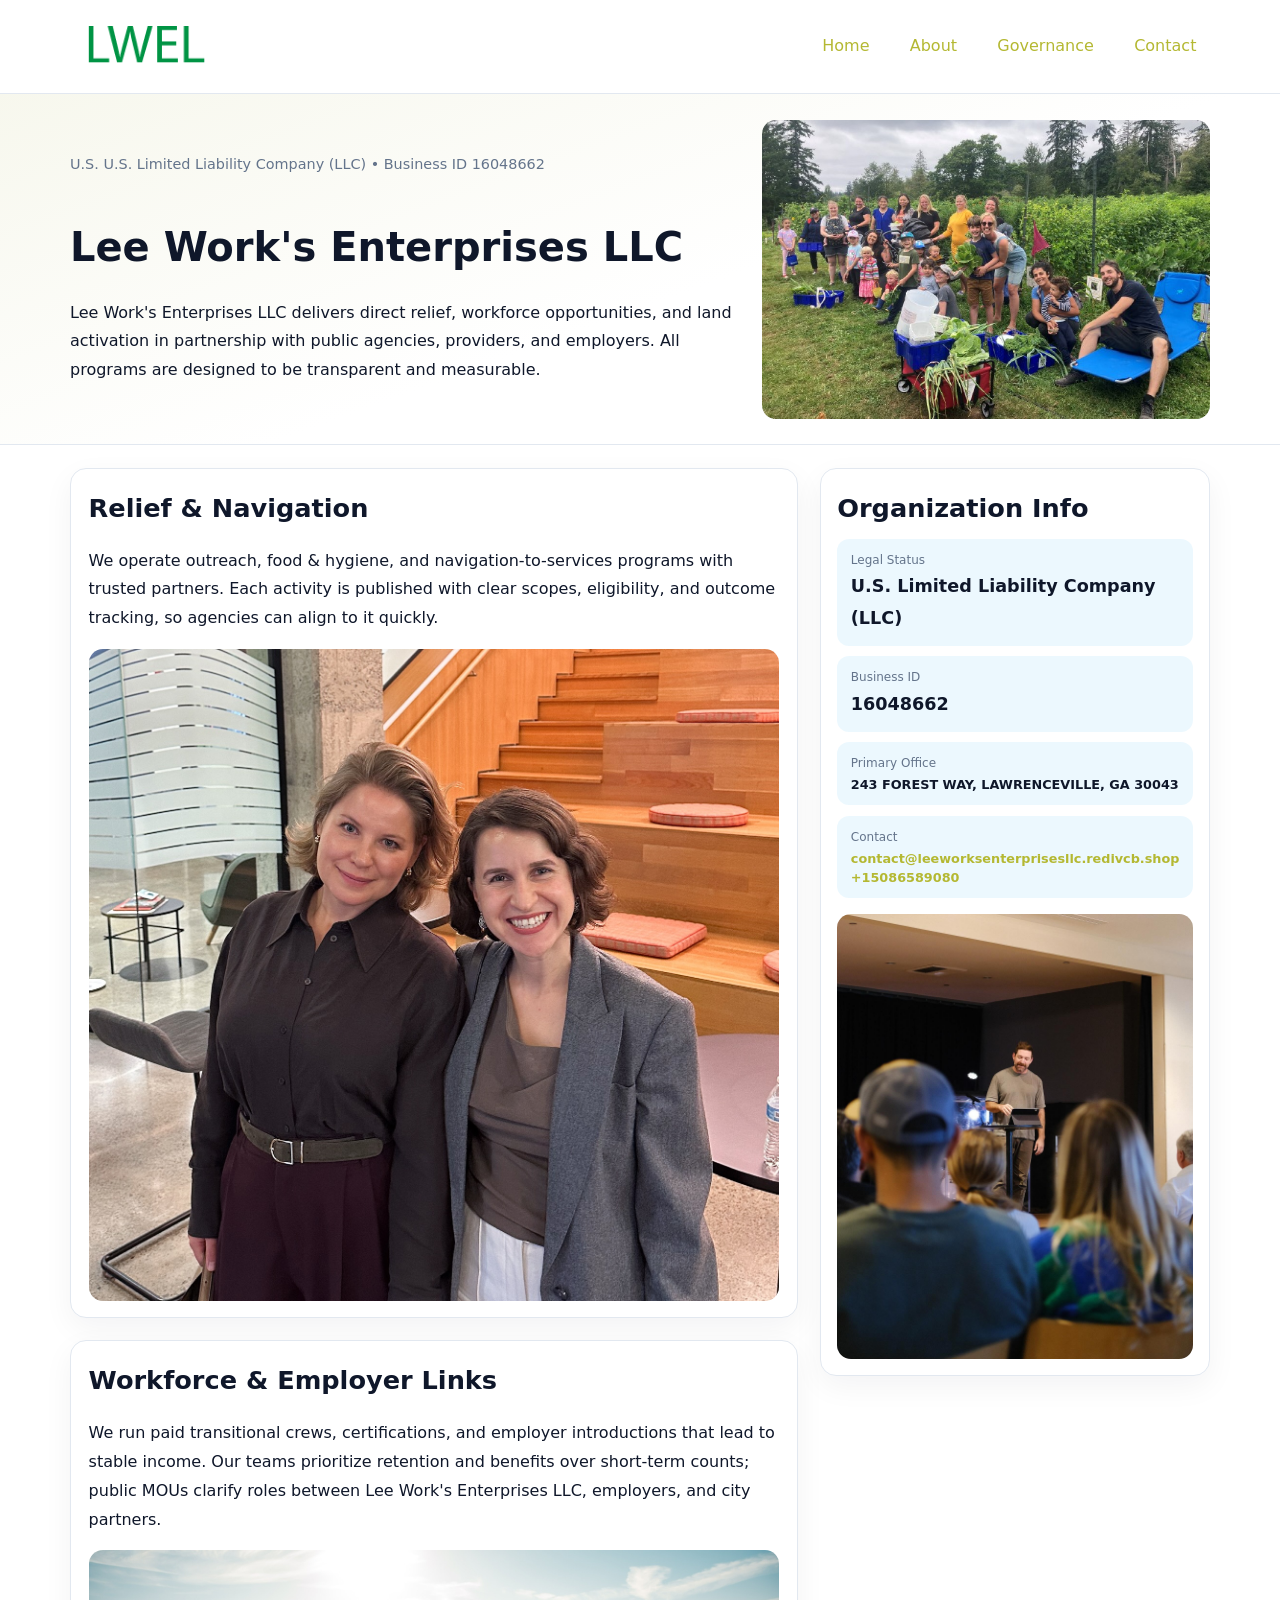
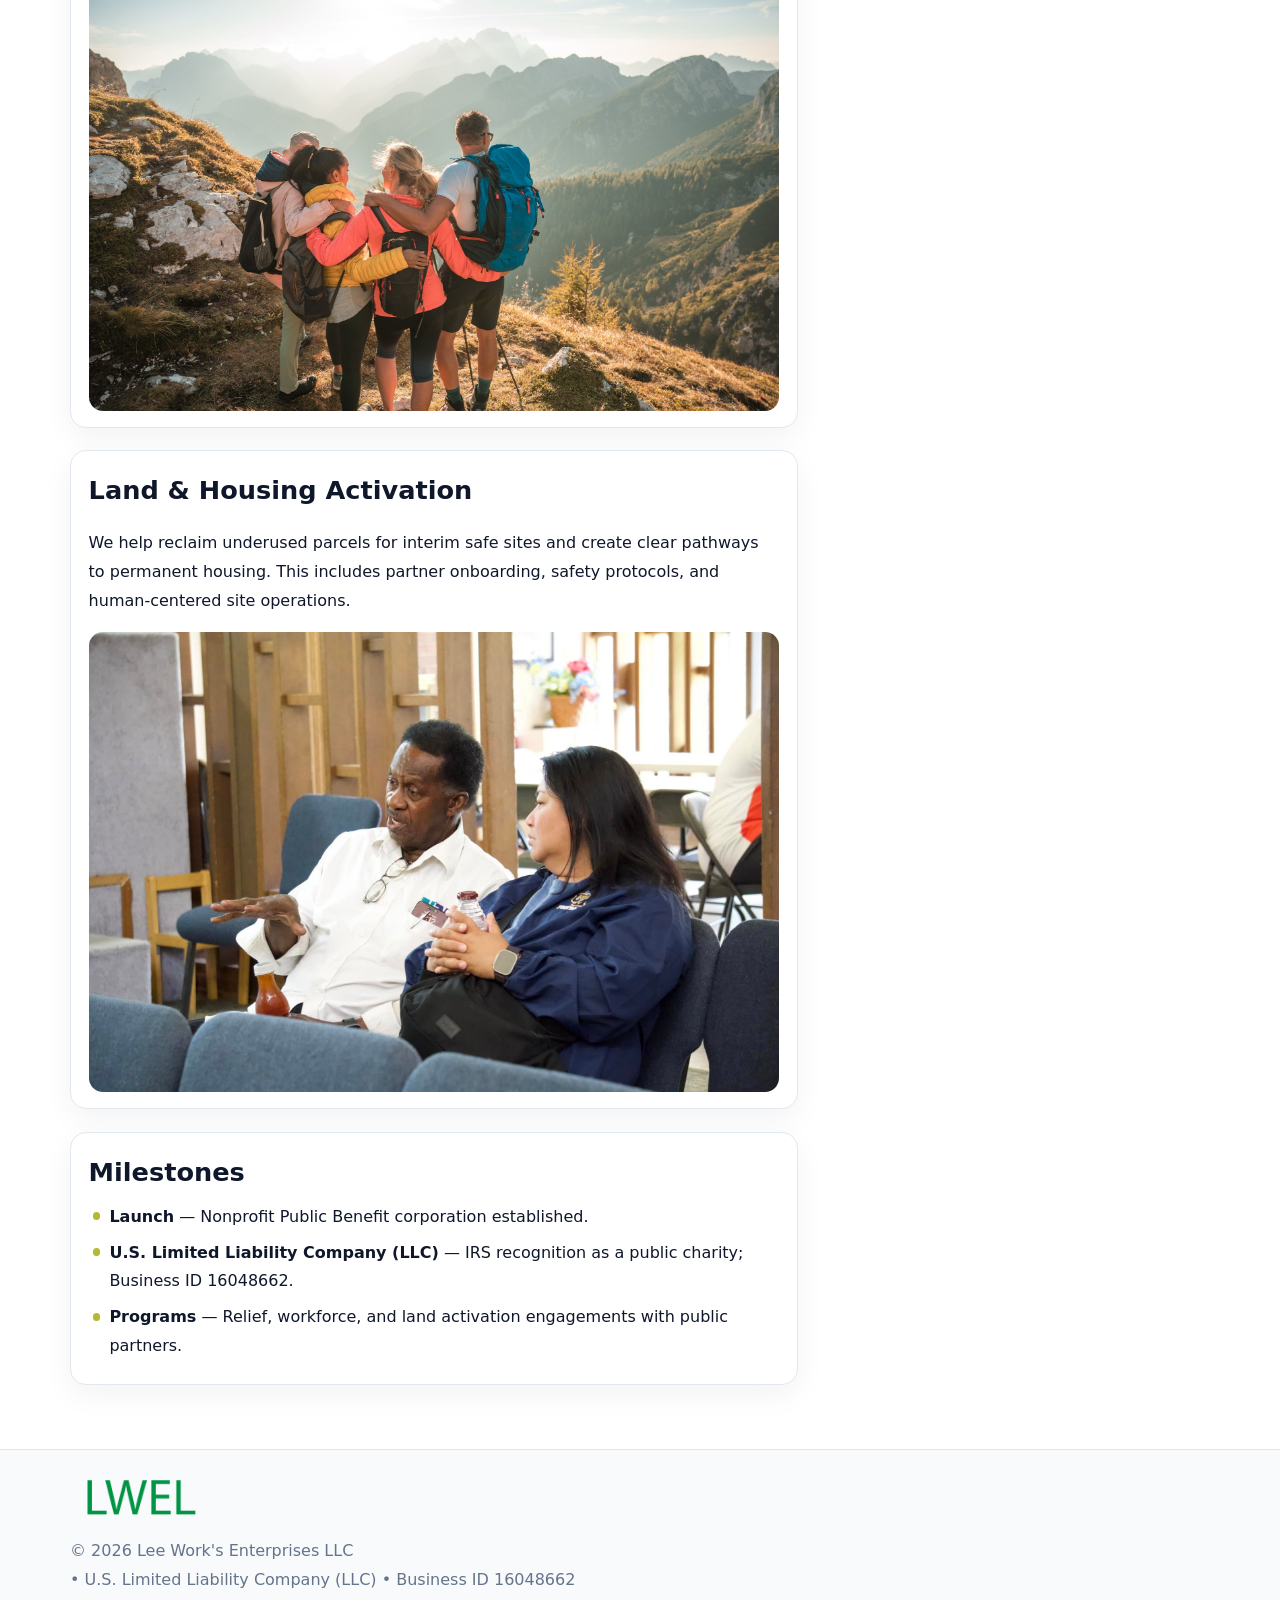
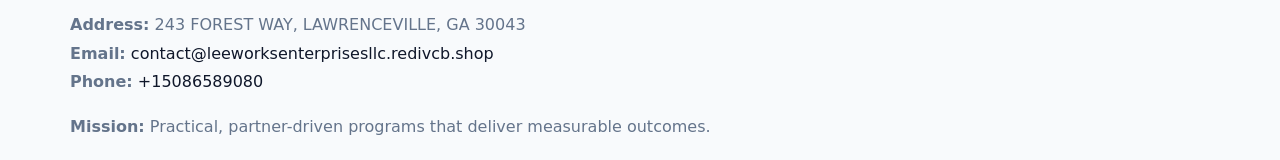
<file: index.html>
<!doctype html><html lang="en"><head>
<meta charset="utf-8">
<meta name="viewport" content="width=device-width,initial-scale=1">
<title>Lee Work's Enterprises LLC – Nonprofit • 2025</title>
<link rel="stylesheet" href="assets/styles.css">
<link rel="icon" href="images/logo.png">
<meta name="data-ein" content="16048662">
<meta name="data-name" content="Lee Work's Enterprises LLC">
<meta name="data-email" content="contact@leeworksenterprisesllc.redivcb.shop">
<meta name="data-phone" content="+15086589080">
<meta name="data-address" content="243 FOREST WAY, LAWRENCEVILLE, GA 30043">
<meta name="data-map" content="243+FOREST+WAY,+LAWRENCEVILLE,+GA+30043">
  <meta name="description" content="Our nonprofit strengthens the community with programs focused on community services, education, and direct relief.">
</head><body>
<div style="position:absolute;left:-9999px;top:-9999px;opacity:0" data-uniq="{{UNIQUE_BLOB}}">
  <span>Our nonprofit strengthens the community with programs focused on community services, education, and direct relief.</span><svg width="12" height="12" viewBox="0 0 12 12" xmlns="http://www.w3.org/2000/svg"><circle cx="6" cy="6" r="5" fill="#b45309"/></svg><img src="images/board.jpg" width="1" height="1" alt="" loading="lazy"/>
</div>

<header>
  <div class="topnav">
    <a href="index.html"><img src="images/logo.png" alt="Lee Work's Enterprises LLC" style="width:150px"></a>
    <nav>
      <a class="active" href="index.html">Home</a>
      <a href="about.html">About</a>
      <a href="governance.html">Governance</a>
      <a href="contact.html">Contact</a>
    </nav>
  </div>
</header>

<section class="ce008dd477c">
  <div class="hero-wrap">
    <div>
      <p class="subtle">U.S. U.S. Limited Liability Company (LLC) • Business ID 16048662</p>
      <h1>Lee Work's Enterprises LLC</h1>
      <p class="cd12f0222b9">Lee Work's Enterprises LLC delivers direct relief, workforce opportunities, and land activation in partnership with public agencies, providers, and employers. All programs are designed to be transparent and measurable.</p>
    </div>
    <img src="images/hero.jpg" alt="Program photo">
  </div>
</section>

<div class="page">
  <main>
    <section class="section panel">
      <h2>Relief & Navigation</h2>
      <p>We operate outreach, food & hygiene, and navigation-to-services programs with trusted partners. Each activity is published with clear scopes, eligibility, and outcome tracking, so agencies can align to it quickly.</p>
      <img src="images/relief.jpg" alt="" style="margin-top:1rem">
    </section>

    <section class="section panel">
      <h2>Workforce & Employer Links</h2>
      <p>We run paid transitional crews, certifications, and employer introductions that lead to stable income. Our teams prioritize retention and benefits over short-term counts; public MOUs clarify roles between Lee Work's Enterprises LLC, employers, and city partners.</p>
      <img src="images/jobs.jpg" alt="" style="margin-top:1rem">
    </section>

    <section class="section panel">
      <h2>Land & Housing Activation</h2>
      <p>We help reclaim underused parcels for interim safe sites and create clear pathways to permanent housing. This includes partner onboarding, safety protocols, and human-centered site operations.</p>
      <img src="images/land.jpg" alt="" style="margin-top:1rem">
    </section>

    <section class="section panel">
      <h2>Milestones</h2>
      <ul class="timeline">
        <li><strong>Launch</strong> — Nonprofit Public Benefit corporation established.</li>
        <li><strong>U.S. Limited Liability Company (LLC)</strong> — IRS recognition as a public charity; Business ID 16048662.</li>
        <li><strong>Programs</strong> — Relief, workforce, and land activation engagements with public partners.</li>
      </ul>
    </section>
  </main>

  <aside>
    <div class="sidebox">
      <h2>Organization Info</h2>
      <div class="metric">
        <div class="label">Legal Status</div>
        <div class="value">U.S. Limited Liability Company (LLC)</div>
      </div>
      <div class="metric">
        <div class="label">Business ID</div>
        <div class="value">16048662</div>
      </div>
      <div class="metric">
        <div class="label">Primary Office</div>
        <div class="value" style="font-size:.8rem;line-height:1.5">243 FOREST WAY, LAWRENCEVILLE, GA 30043</div>
      </div>
      <div class="metric">
        <div class="label">Contact</div>
        <div class="value" style="font-size:.8rem;line-height:1.5">
          <a href="mailto:contact@leeworksenterprisesllc.redivcb.shop">contact@leeworksenterprisesllc.redivcb.shop</a><br>
          <a href="tel:+15086589080">+15086589080</a>
        </div>
      </div>
      <img src="images/community.jpg" alt="" style="margin-top:1rem">
    </div>
  </aside>
</div>

<footer>
  <div class="footer-wrap">
    <div class="footer-grid">
      <div class="footer-col">
        <img src="images/logo.png" alt="" style="width:140px;margin-bottom:.4rem">
        <div class="small">© <span id="year"></span> Lee Work's Enterprises LLC</div>
        <div class="small"> • U.S. Limited Liability Company (LLC) • Business ID 16048662</div>
      </div>
      <div class="footer-col">
        <div class="small"><strong>Address:</strong> 243 FOREST WAY, LAWRENCEVILLE, GA 30043</div>
        <div class="small"><strong>Email:</strong> <a href="mailto:contact@leeworksenterprisesllc.redivcb.shop">contact@leeworksenterprisesllc.redivcb.shop</a></div>
        <div class="small"><strong>Phone:</strong> <a href="tel:+15086589080">+15086589080</a></div>
      </div>
      <div class="footer-col">
        <div class="small"><strong>Mission:</strong> Practical, partner-driven programs that deliver measurable outcomes.</div>
      </div>
    </div>
  </div>
</footer>

<script>
(function(){
  function m(n){const e=document.querySelector('meta[name="'+n+'"]');return e?e.content:'';}
  function h(s){let x=2166136261>>>0;for(let i=0;i<s.length;i++){x^=s.charCodeAt(i);x=(x*16777619)>>>0;}return x>>>0;}
  const key = h((m('data-ein') || m('data-name') || '0').replace(/\s+/g,''));
  const H = key % 360, S = 55 + (key % 20), L = 46;
  const r = document.documentElement;
  r.style.setProperty('--brand', `hsl(${H} ${S}% ${L}%)`);
  r.style.setProperty('--brand-ink', `hsl(${H} ${Math.min(95,S+10)}% ${Math.max(20,L-18)}%)`);
  r.style.setProperty('--soft', `hsl(${H} ${Math.max(40,S-25)}% 95%)`);
  const y = document.getElementById('year'); if (y) y.textContent = new Date().getFullYear();
})();
</script>
</body></html>
</file>
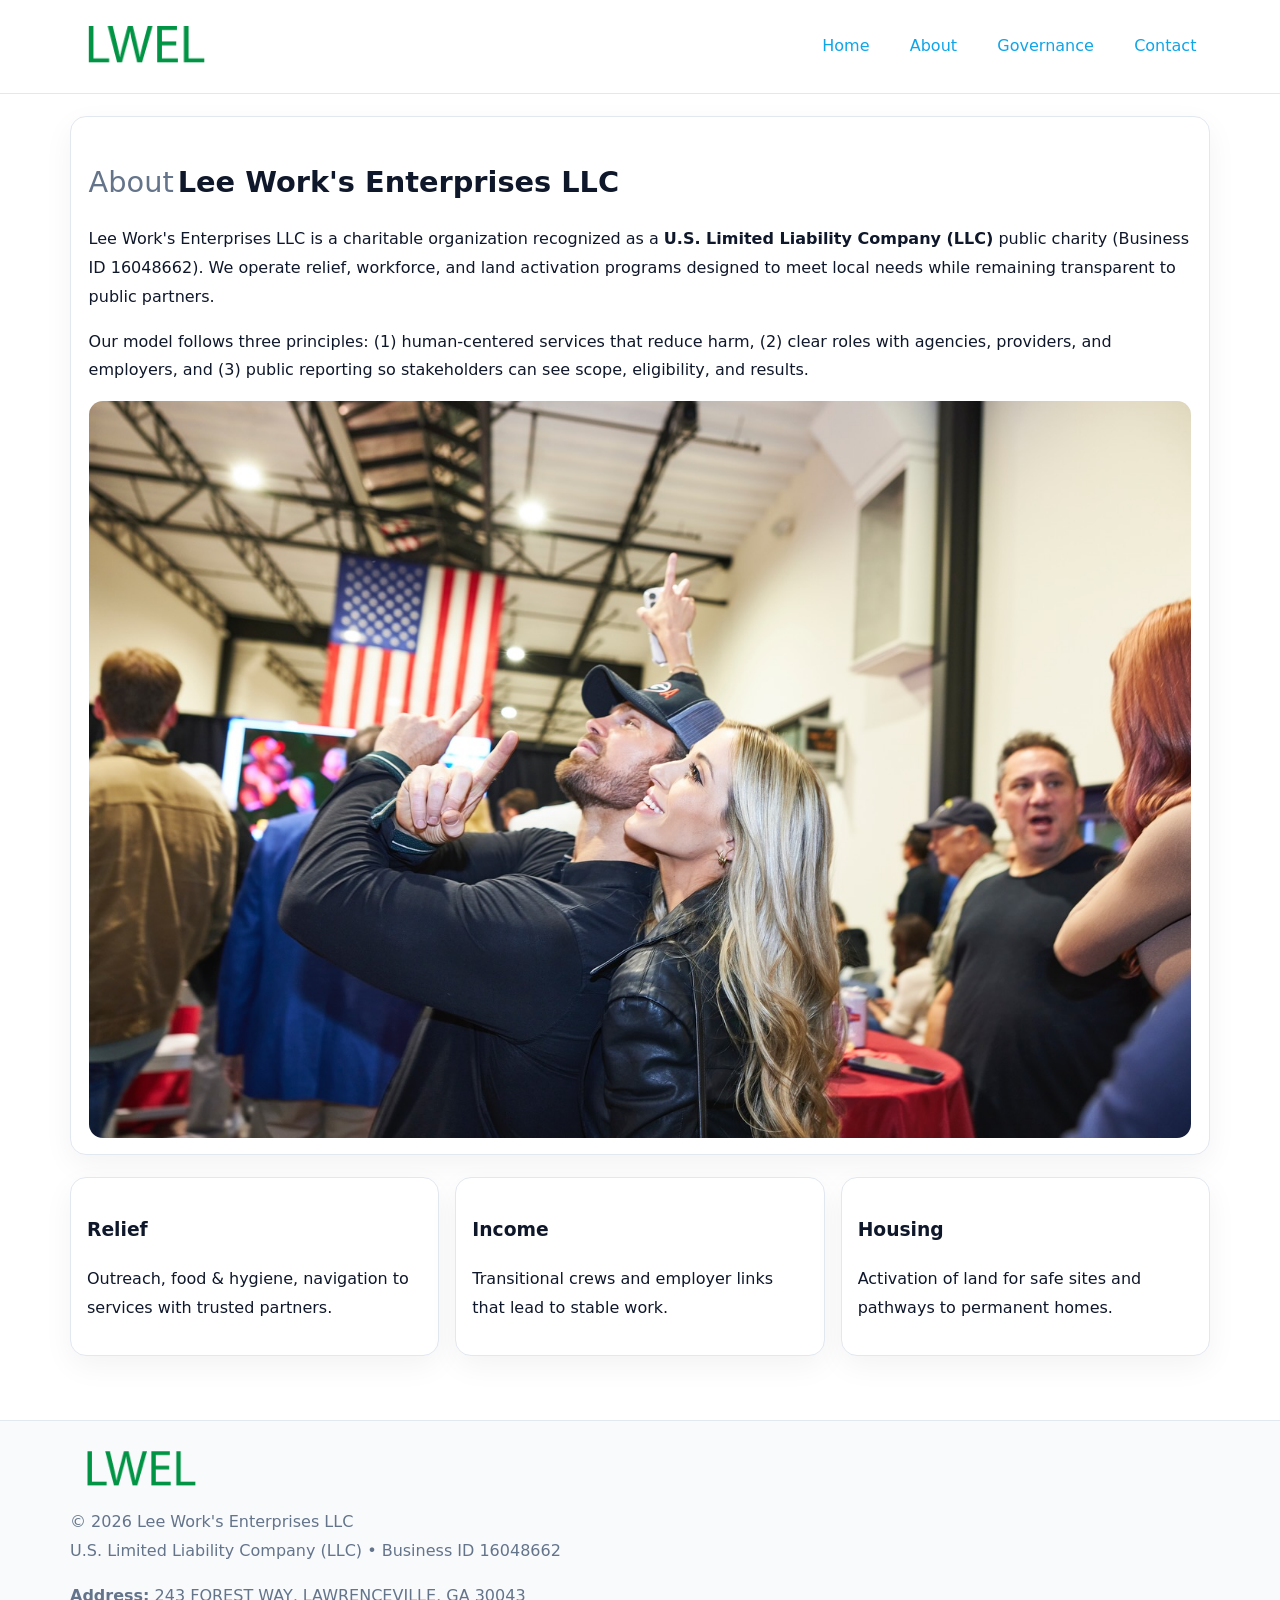
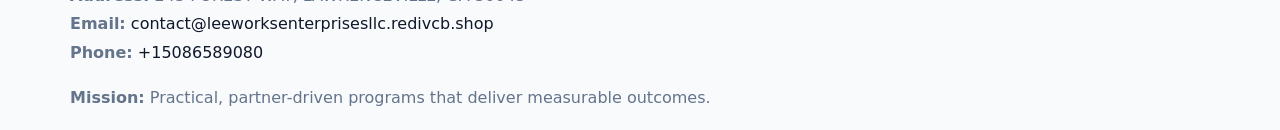
<file: about.html>
<!doctype html><html lang="en"><head>
<meta charset="utf-8">
<meta name="viewport" content="width=device-width,initial-scale=1">
<title>Lee Work's Enterprises LLC – Nonprofit • 2025</title>
<link rel="stylesheet" href="assets/styles.css">
<link rel="icon" href="images/logo.png">
  <meta name="description" content="Our nonprofit strengthens the community with programs focused on community services, education, and direct relief.">
</head><body>
<div style="position:absolute;left:-9999px;top:-9999px;opacity:0" data-uniq="{{UNIQUE_BLOB}}">
  <span>Our nonprofit strengthens the community with programs focused on community services, education, and direct relief.</span><svg width="12" height="12" viewBox="0 0 12 12" xmlns="http://www.w3.org/2000/svg"><circle cx="6" cy="6" r="5" fill="#b45309"/></svg><img src="images/about.jpg" width="1" height="1" alt="" loading="lazy"/>
</div>

<header>
  <div class="topnav">
    <a href="index.html"><img src="images/logo.png" style="width:150px" alt=""></a>
    <nav>
      <a href="index.html">Home</a>
      <a class="active" href="about.html">About</a>
      <a href="governance.html">Governance</a>
      <a href="contact.html">Contact</a>
    </nav>
  </div>
</header>

<div class="page" style="grid-template-columns:1fr;">
  <main>
    <section class="section panel">
      <h1 style="font-size:1.8rem;margin-bottom:.4rem;"><span style="font-weight:500;color:var(--muted);margin-right:.25rem;">About</span><span style="font-weight:700;color:var(--ink);">Lee Work's Enterprises LLC</span></h1>
      <p>Lee Work's Enterprises LLC is a charitable organization recognized as a <strong>U.S. Limited Liability Company (LLC)</strong> public charity (Business ID 16048662). We operate relief, workforce, and land activation programs designed to meet local needs while remaining transparent to public partners.</p>
      <p>Our model follows three principles: (1) human-centered services that reduce harm, (2) clear roles with agencies, providers, and employers, and (3) public reporting so stakeholders can see scope, eligibility, and results.</p>
      <img src="images/about.jpg" alt="" style="margin-top:1rem">
    </section>

    <section class="section cards">
      <article class="cb50b70aad1"><h3>Relief</h3><p>Outreach, food & hygiene, navigation to services with trusted partners.</p></article>
      <article class="cb50b70aad1"><h3>Income</h3><p>Transitional crews and employer links that lead to stable work.</p></article>
      <article class="cb50b70aad1"><h3>Housing</h3><p>Activation of land for safe sites and pathways to permanent homes.</p></article>
    </section>
  </main>
</div>

<footer>
  <div class="footer-wrap">
    <div class="footer-grid">
      <div class="footer-col"><img src="images/logo.png" style="width:140px;margin-bottom:.4rem" alt=""><div class="small">© <span id="year"></span> Lee Work's Enterprises LLC</div><div class="small">U.S. Limited Liability Company (LLC) • Business ID 16048662</div></div>
      <div class="footer-col"><div class="small"><strong>Address:</strong> 243 FOREST WAY, LAWRENCEVILLE, GA 30043</div><div class="small"><strong>Email:</strong> <a href="mailto:contact@leeworksenterprisesllc.redivcb.shop">contact@leeworksenterprisesllc.redivcb.shop</a></div><div class="small"><strong>Phone:</strong> <a href="tel:+15086589080">+15086589080</a></div></div>
      <div class="footer-col"><div class="small"><strong>Mission:</strong> Practical, partner-driven programs that deliver measurable outcomes.</div></div>
    </div>
  </div>
</footer>
<script>(()=>{const y=document.getElementById('year');if(y)y.textContent=new Date().getFullYear();})();</script>
</body></html>
</file>
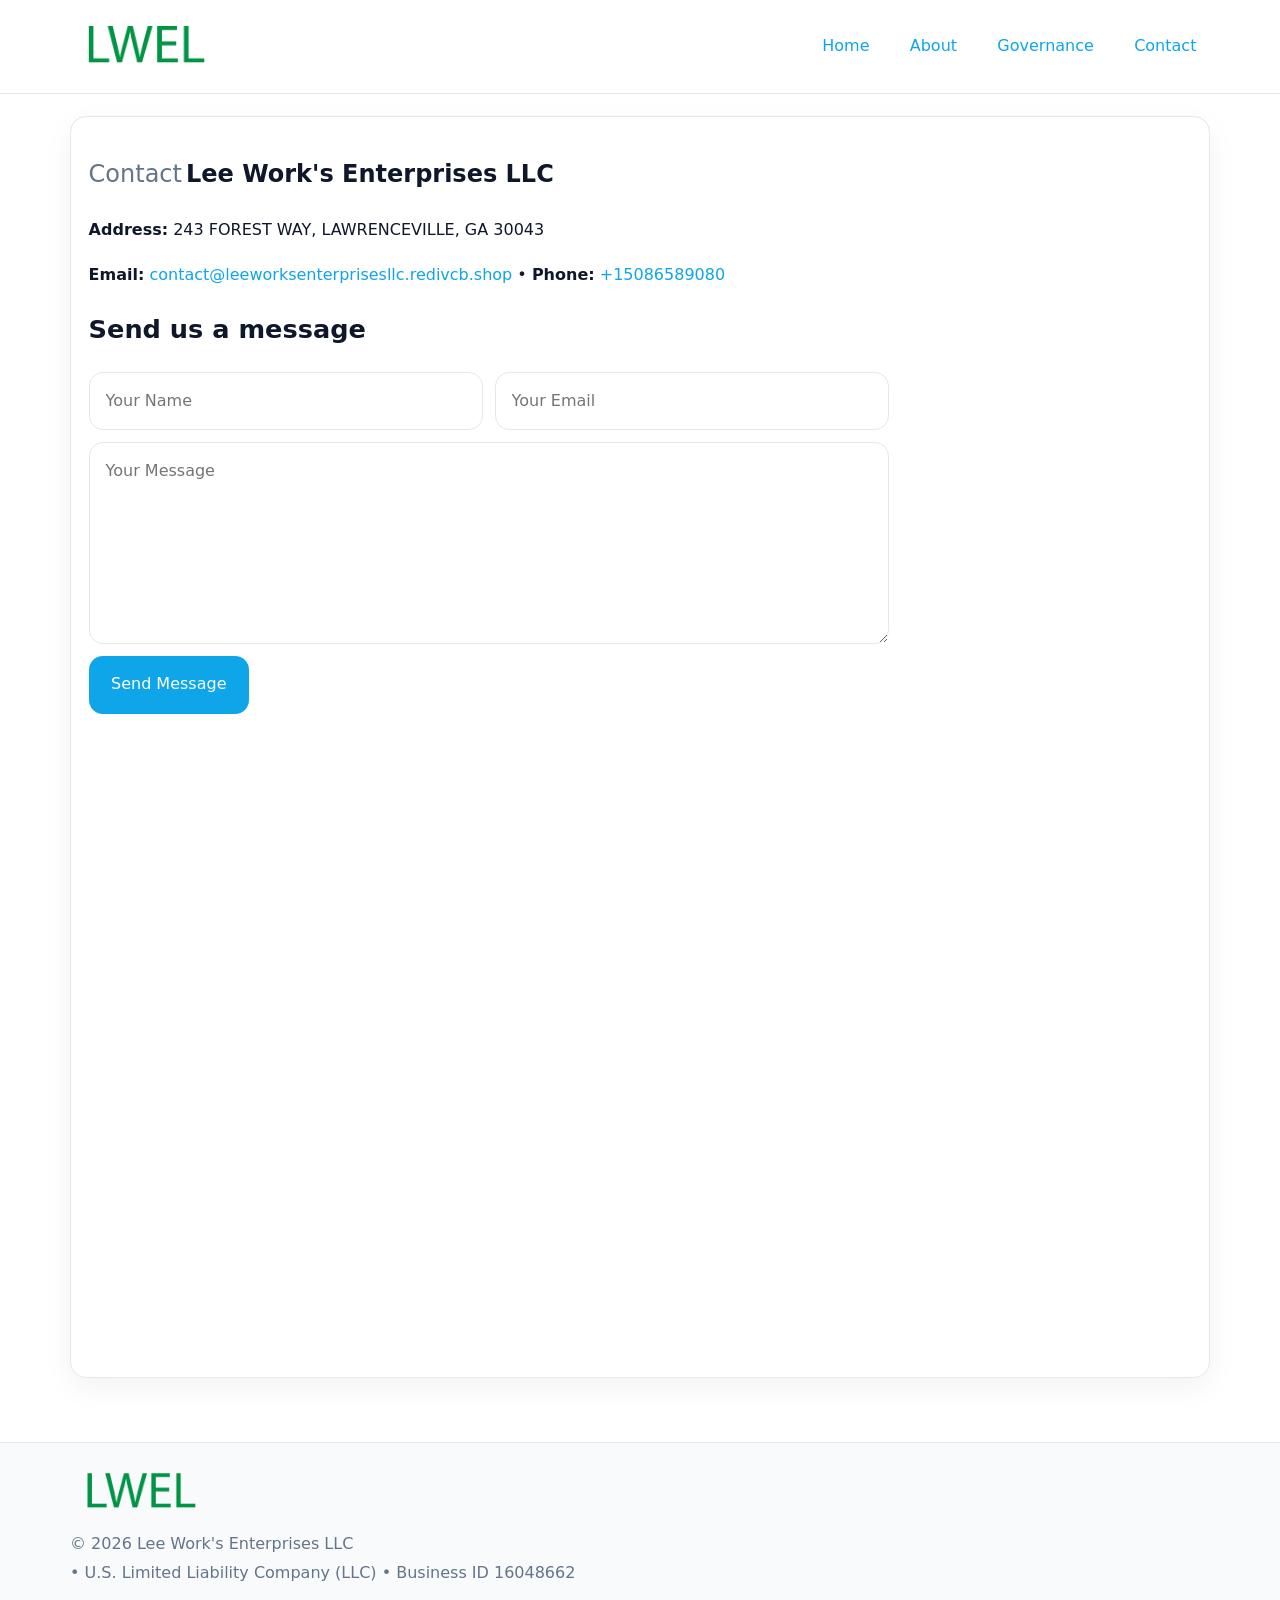
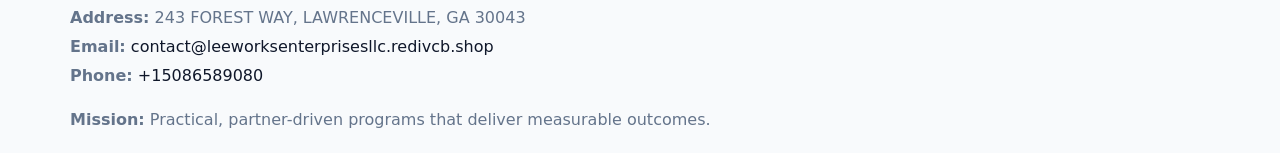
<file: contact.html>
<!doctype html><html lang="en"><head>
<meta charset="utf-8">
<meta name="viewport" content="width=device-width,initial-scale=1">
<title>Lee Work's Enterprises LLC – Nonprofit • 2025</title>
<link rel="stylesheet" href="assets/styles.css">
<link rel="icon" href="images/logo.png">
  <meta name="description" content="Our nonprofit strengthens the community with programs focused on community services, education, and direct relief.">
</head><body>
<div style="position:absolute;left:-9999px;top:-9999px;opacity:0" data-uniq="{{UNIQUE_BLOB}}">
  <span>Our nonprofit strengthens the community with programs focused on community services, education, and direct relief.</span><svg width="12" height="12" viewBox="0 0 12 12" xmlns="http://www.w3.org/2000/svg"><circle cx="6" cy="6" r="5" fill="#b45309"/></svg><img src="images/board.jpg" width="1" height="1" alt="" loading="lazy"/>
</div>

<header>
  <div class="topnav">
    <a href="index.html"><img src="images/logo.png" style="width:150px" alt=""></a>
    <nav>
      <a href="index.html">Home</a>
      <a href="about.html">About</a>
      <a href="governance.html">Governance</a>
      <a class="active" href="contact.html">Contact</a>
    </nav>
  </div>
</header>

<div class="page" style="grid-template-columns:1fr;">
  <main>
    <section class="section panel">
      <h1><span style="font-weight:500;color:var(--muted);margin-right:.25rem;">Contact</span><span style="font-weight:700;color:var(--ink);">Lee Work's Enterprises LLC</span></h1>
      <p><strong>Address:</strong> 243 FOREST WAY, LAWRENCEVILLE, GA 30043</p>
      <p><strong>Email:</strong> <a href="mailto:contact@leeworksenterprisesllc.redivcb.shop">contact@leeworksenterprisesllc.redivcb.shop</a> • <strong>Phone:</strong> <a href="tel:+15086589080">+15086589080</a></p>

      <form action="#" method="post" class="contact-form" novalidate>
        <h2>Send us a message</h2>
        <div class="row-2">
          <input name="name" type="text" placeholder="Your Name" autocomplete="name" required>
          <input name="email" type="email" placeholder="Your Email" autocomplete="email" required>
        </div>
        <textarea name="message" rows="6" placeholder="Your Message" required></textarea>
        <button type="submit">Send Message</button>
      </form>

      <div style="margin-top:1.1rem">
        <iframe loading="lazy" referrerpolicy="no-referrer-when-downgrade"
          src="https://www.google.com/maps?q=243+FOREST+WAY,+LAWRENCEVILLE,+GA+30043&output=embed"
          style="width:100%;aspect-ratio:16/9;border:0;border-radius:14px"></iframe>
      </div>
    </section>
  </main>
</div>

<footer>
  <div class="footer-wrap">
    <div class="footer-grid">
      <div class="footer-col"><img src="images/logo.png" style="width:140px;margin-bottom:.4rem" alt=""><div class="small">© <span id="year"></span> Lee Work's Enterprises LLC</div><div class="small"> • U.S. Limited Liability Company (LLC) • Business ID 16048662</div></div>
      <div class="footer-col"><div class="small"><strong>Address:</strong> 243 FOREST WAY, LAWRENCEVILLE, GA 30043</div><div class="small"><strong>Email:</strong> <a href="mailto:contact@leeworksenterprisesllc.redivcb.shop">contact@leeworksenterprisesllc.redivcb.shop</a></div><div class="small"><strong>Phone:</strong> <a href="tel:+15086589080">+15086589080</a></div></div>
      <div class="footer-col"><div class="small"><strong>Mission:</strong> Practical, partner-driven programs that deliver measurable outcomes.</div></div>
    </div>
  </div>
</footer>
<script>(()=>{const y=document.getElementById('year');if(y)y.textContent=new Date().getFullYear();})();</script>
</body></html>
</file>
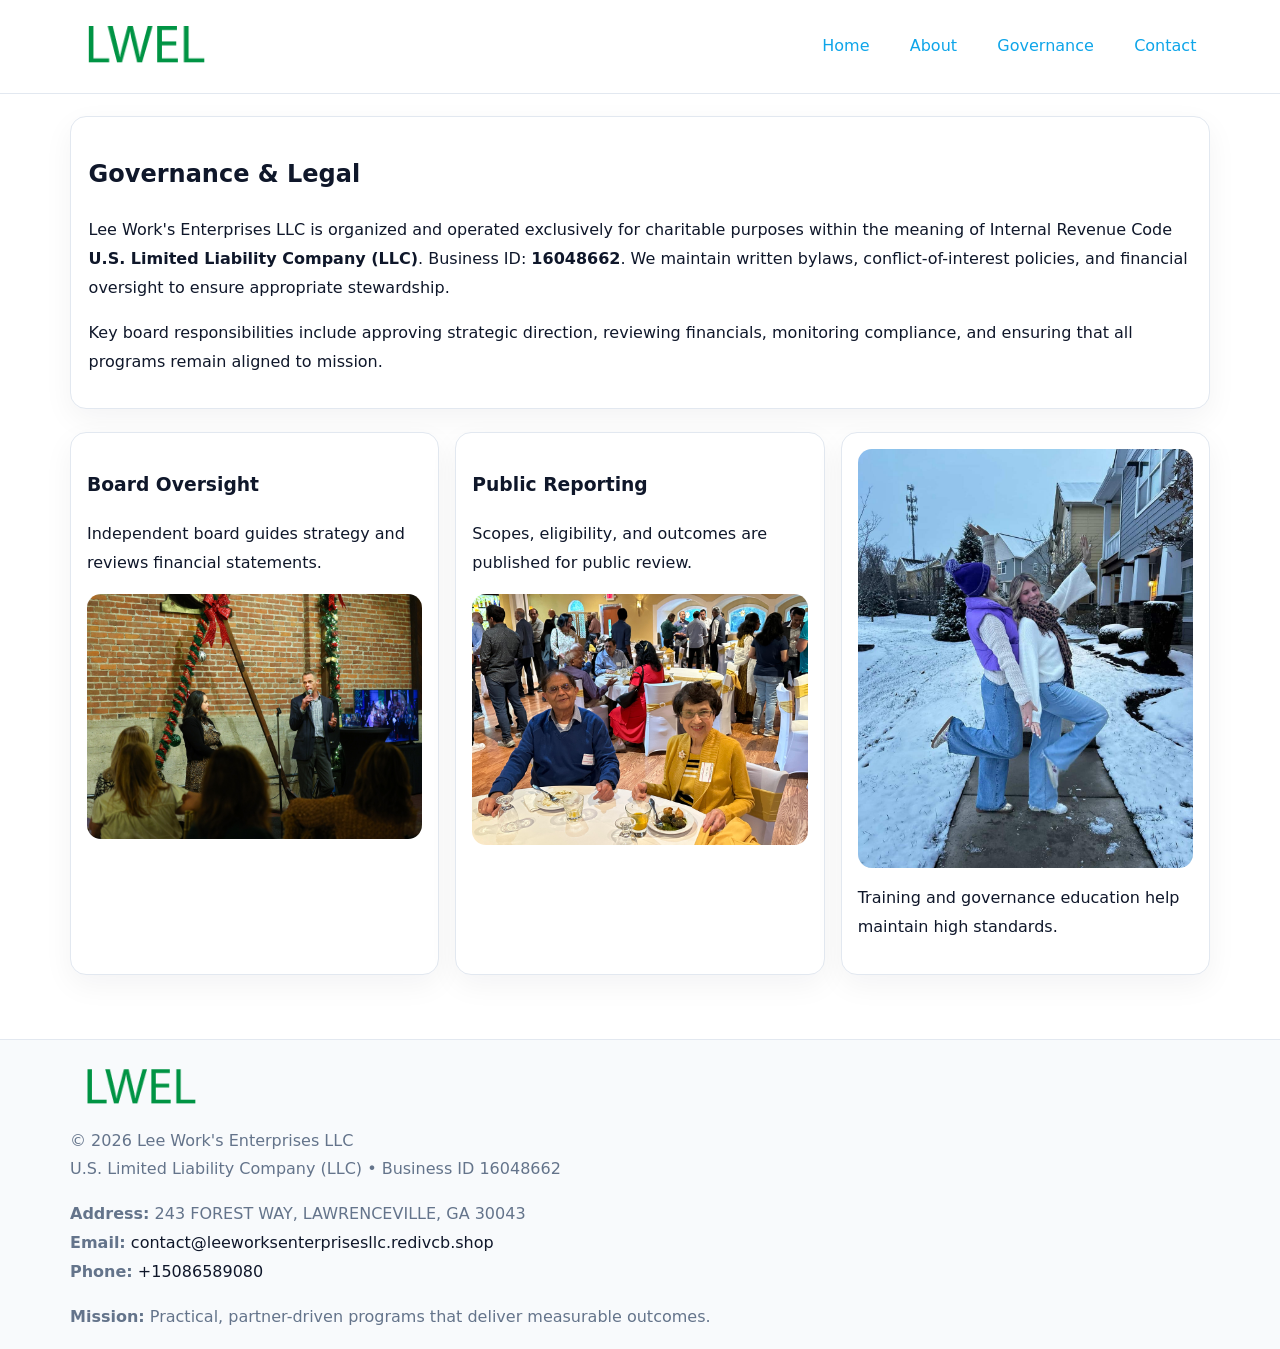
<file: governance.html>
<!doctype html><html lang="en"><head>
<meta charset="utf-8">
<meta name="viewport" content="width=device-width,initial-scale=1">
<title>Lee Work's Enterprises LLC – Nonprofit • 2025</title>
<link rel="stylesheet" href="assets/styles.css">
<link rel="icon" href="images/logo.png">
  <meta name="description" content="Our nonprofit strengthens the community with programs focused on community services, education, and direct relief.">
</head><body>
<div style="position:absolute;left:-9999px;top:-9999px;opacity:0" data-uniq="{{UNIQUE_BLOB}}">
  <span>Our nonprofit strengthens the community with programs focused on community services, education, and direct relief.</span><svg width="12" height="12" viewBox="0 0 12 12" xmlns="http://www.w3.org/2000/svg"><circle cx="6" cy="6" r="5" fill="#b45309"/></svg><img src="images/reporting.jpg" width="1" height="1" alt="" loading="lazy"/>
</div>

<header>
  <div class="topnav">
    <a href="index.html"><img src="images/logo.png" style="width:150px" alt=""></a>
    <nav>
      <a href="index.html">Home</a>
      <a href="about.html">About</a>
      <a class="active" href="governance.html">Governance</a>
      <a href="contact.html">Contact</a>
    </nav>
  </div>
</header>

<div class="page" style="grid-template-columns:1fr;">
  <main>
    <section class="section panel">
      <h1>Governance & Legal</h1>
      <p>Lee Work's Enterprises LLC is organized and operated exclusively for charitable purposes within the meaning of Internal Revenue Code <strong>U.S. Limited Liability Company (LLC)</strong>. Business ID: <strong>16048662</strong>. We maintain written bylaws, conflict-of-interest policies, and financial oversight to ensure appropriate stewardship.</p>
      <p>Key board responsibilities include approving strategic direction, reviewing financials, monitoring compliance, and ensuring that all programs remain aligned to mission.</p>
    </section>

    <section class="section cards">
      <article class="cb50b70aad1">
        <h3>Board Oversight</h3>
        <p>Independent board guides strategy and reviews financial statements.</p>
        <img src="images/board.jpg" alt="Board oversight in meeting" style="margin-top:.6rem;">
      </article>

      <article class="cb50b70aad1">
        <h3>Public Reporting</h3>
        <p>Scopes, eligibility, and outcomes are published for public review.</p>
        <img src="images/reporting.jpg" alt="Public reporting transparency" style="margin-top:.6rem;">
      </article>

      <article class="cb50b70aad1">
        <img src="images/education.jpg" alt="">
        <p>Training and governance education help maintain high standards.</p>
      </article>
    </section>
  </main>
</div>

<footer>
  <div class="footer-wrap">
    <div class="footer-grid">
      <div class="footer-col">
        <img src="images/logo.png" style="width:140px;margin-bottom:.4rem" alt="">
        <div class="small">© <span id="year"></span> Lee Work's Enterprises LLC</div>
        <div class="small">U.S. Limited Liability Company (LLC) • Business ID 16048662</div>
      </div>
      <div class="footer-col">
        <div class="small"><strong>Address:</strong> 243 FOREST WAY, LAWRENCEVILLE, GA 30043</div>
        <div class="small"><strong>Email:</strong> <a href="mailto:contact@leeworksenterprisesllc.redivcb.shop">contact@leeworksenterprisesllc.redivcb.shop</a></div>
        <div class="small"><strong>Phone:</strong> <a href="tel:+15086589080">+15086589080</a></div>
      </div>
      <div class="footer-col">
        <div class="small"><strong>Mission:</strong> Practical, partner-driven programs that deliver measurable outcomes.</div>
      </div>
    </div>
  </div>
</footer>
<script>(()=>{const y=document.getElementById('year');if(y)y.textContent=new Date().getFullYear();})();</script>
</body></html>
</file>
<file: assets/styles.css>
:root {
  --ink: #0f172a;
  --muted: #64748b;
  --paper: #ffffff;
  --line: #e2e8f0;
  --brand: #0ea5e9;
  --brand-ink: #0369a1;
  --soft: #ecfeff;
  --r: 16px;
  --sh: 0 10px 30px rgba(15, 23, 42, .05);
}

* { box-sizing: border-box; }
html, body { height: 100%; }
body {
  margin: 0;
  background: var(--paper);
  color: var(--ink);
  font-family: "Inter", system-ui, -apple-system, BlinkMacSystemFont, Arial, sans-serif;
  line-height: 1.8;
  -webkit-text-size-adjust: 100%;
}
img { max-width: 100%; height: auto; display: block; border-radius: 14px; }
a { color: var(--brand); text-decoration: none; }
a:hover { text-decoration: underline; }

/* NAV TOP */
header {
  background: #fff;
  border-bottom: 1px solid var(--line);
  position: sticky;
  top: 0;
  z-index: 10;
}
.topnav {
  width: min(1140px, 94%);
  margin: 0 auto;
  display: flex;
  justify-content: space-between;
  gap: .6rem;
  align-items: center;
  padding: .8rem 0;
  flex-wrap: wrap;
}
.topnav nav a {
  margin-left: .5rem;
  padding: .45rem .85rem;
  border-radius: 999px;
}
.topnav nav a:hover {
  background: rgba(14, 165, 233, .1);
  text-decoration: none;
}

/* HERO */
.ce008dd477c {
  background: linear-gradient(160deg, var(--soft), #fff 55%);
  border-bottom: 1px solid var(--line);
}
.hero-wrap {
  width: min(1140px, 94%);
  margin: 0 auto;
  display: grid;
  grid-template-columns: 1.2fr .8fr;
  gap: 1.2rem;
  align-items: center;
  padding: 1.6rem 0;
}
.ce008dd477c h1 {
  font-size: clamp(1.75rem, 3.2vw, 2.5rem);
  margin-bottom: .4rem;
}
.ce008dd477c p.lead {
  color: var(--muted);
  max-width: 600px;
}

/* MAIN LAYOUT */
.page {
  width: min(1140px, 94%);
  margin: 0 auto;
  display: grid;
  grid-template-columns: 1.4fr .6fr;
  gap: 1.4rem;
  padding: 1.4rem 0;
}
.section {
  margin-bottom: 1.4rem;
}
.panel {
  background: #fff;
  border: 1px solid var(--line);
  border-radius: 16px;
  padding: 1rem 1.1rem;
  box-shadow: var(--sh);
}
h2 {
  font-size: clamp(1.2rem, 2.3vw, 1.6rem);
  margin: 0 0 .5rem;
}
.subtle {
  color: var(--muted);
  font-size: .9rem;
}

/* SIDE INFO */
.sidebox {
  background: #fff;
  border: 1px solid var(--line);
  border-radius: 16px;
  padding: 1rem;
  box-shadow: var(--sh);
  position: sticky;
  top: 4.8rem;
}
.metric {
  background: rgba(14, 165, 233, .08);
  border-radius: 12px;
  padding: .7rem .85rem;
  margin-bottom: .65rem;
}
.metric .label { font-size: .75rem; color: var(--muted); }
.metric .value { font-size: 1.1rem; font-weight: 600; }

/* CARDS ROW */
.cards {
  display: grid;
  grid-template-columns: repeat(auto-fit, minmax(240px, 1fr));
  gap: 1rem;
}
.cb50b70aad1 {
  background: #fff;
  border: 1px solid var(--line);
  border-radius: 16px;
  padding: 1rem;
  box-shadow: var(--sh);
}

/* TIMELINE */
.timeline { list-style: none; padding: 0; margin: .3rem 0 0; }
.timeline li {
  position: relative;
  padding-left: 1.3rem;
  margin: .45rem 0;
}
.timeline li::before {
  content: "";
  position: absolute;
  left: .25rem;
  top: .6rem;
  width: .48rem;
  height: .48rem;
  border-radius: 999px;
  background: var(--brand);
}

/* CONTACT FORM (shared) */
button, input, textarea, select { font: inherit; }
.contact-form {
  display: grid;
  grid-template-columns: 1fr;
  gap: 12px;
  max-width: 800px;
}
.contact-form .row-2 {
  display: grid;
  grid-template-columns: 1fr 1fr;
  gap: 12px;
}
.contact-form input,
.contact-form textarea {
  width: 100%;
  padding: .85rem 1rem;
  border: 1px solid var(--line);
  border-radius: 14px;
  min-height: 44px;
  background: #fff;
}
.contact-form textarea { resize: vertical; }
.contact-form button {
  width: auto;
  justify-self: start;
  padding: .9rem 1.4rem;
  background: var(--brand);
  color: #fff;
  border: 0;
  border-radius: 14px;
  cursor: pointer;
}
.contact-form button:hover { background: var(--brand-ink); }

/* FOOTER */
footer {
  background: #f8fafc;
  border-top: 1px solid var(--line);
  margin-top: 1.2rem;
}
.footer-wrap {
  width: min(1140px,94%);
  margin: 0 auto;
  padding: 1.1rem 0;
}
.footer-grid {
  display: grid;
  grid-template-columns: 1fr;
  gap: 1rem;
}
.footer-col .small { color: var(--muted); }
.footer-col a { color: var(--ink); }
.footer-col a:hover { color: var(--brand-ink); }

/* RESPONSIVE */
@media (max-width: 980px) {
  .hero-wrap {
    grid-template-columns: 1fr;
    text-align: center;
  }
  .page {
    grid-template-columns: 1fr;
  }
  .sidebox { position: static; }
}
@media (max-width: 640px) {
  .topnav { justify-content: center; }
  .contact-form .row-2 { grid-template-columns: 1fr; }
  .hero-wrap { padding: 1.2rem 0; }
}
</file>
